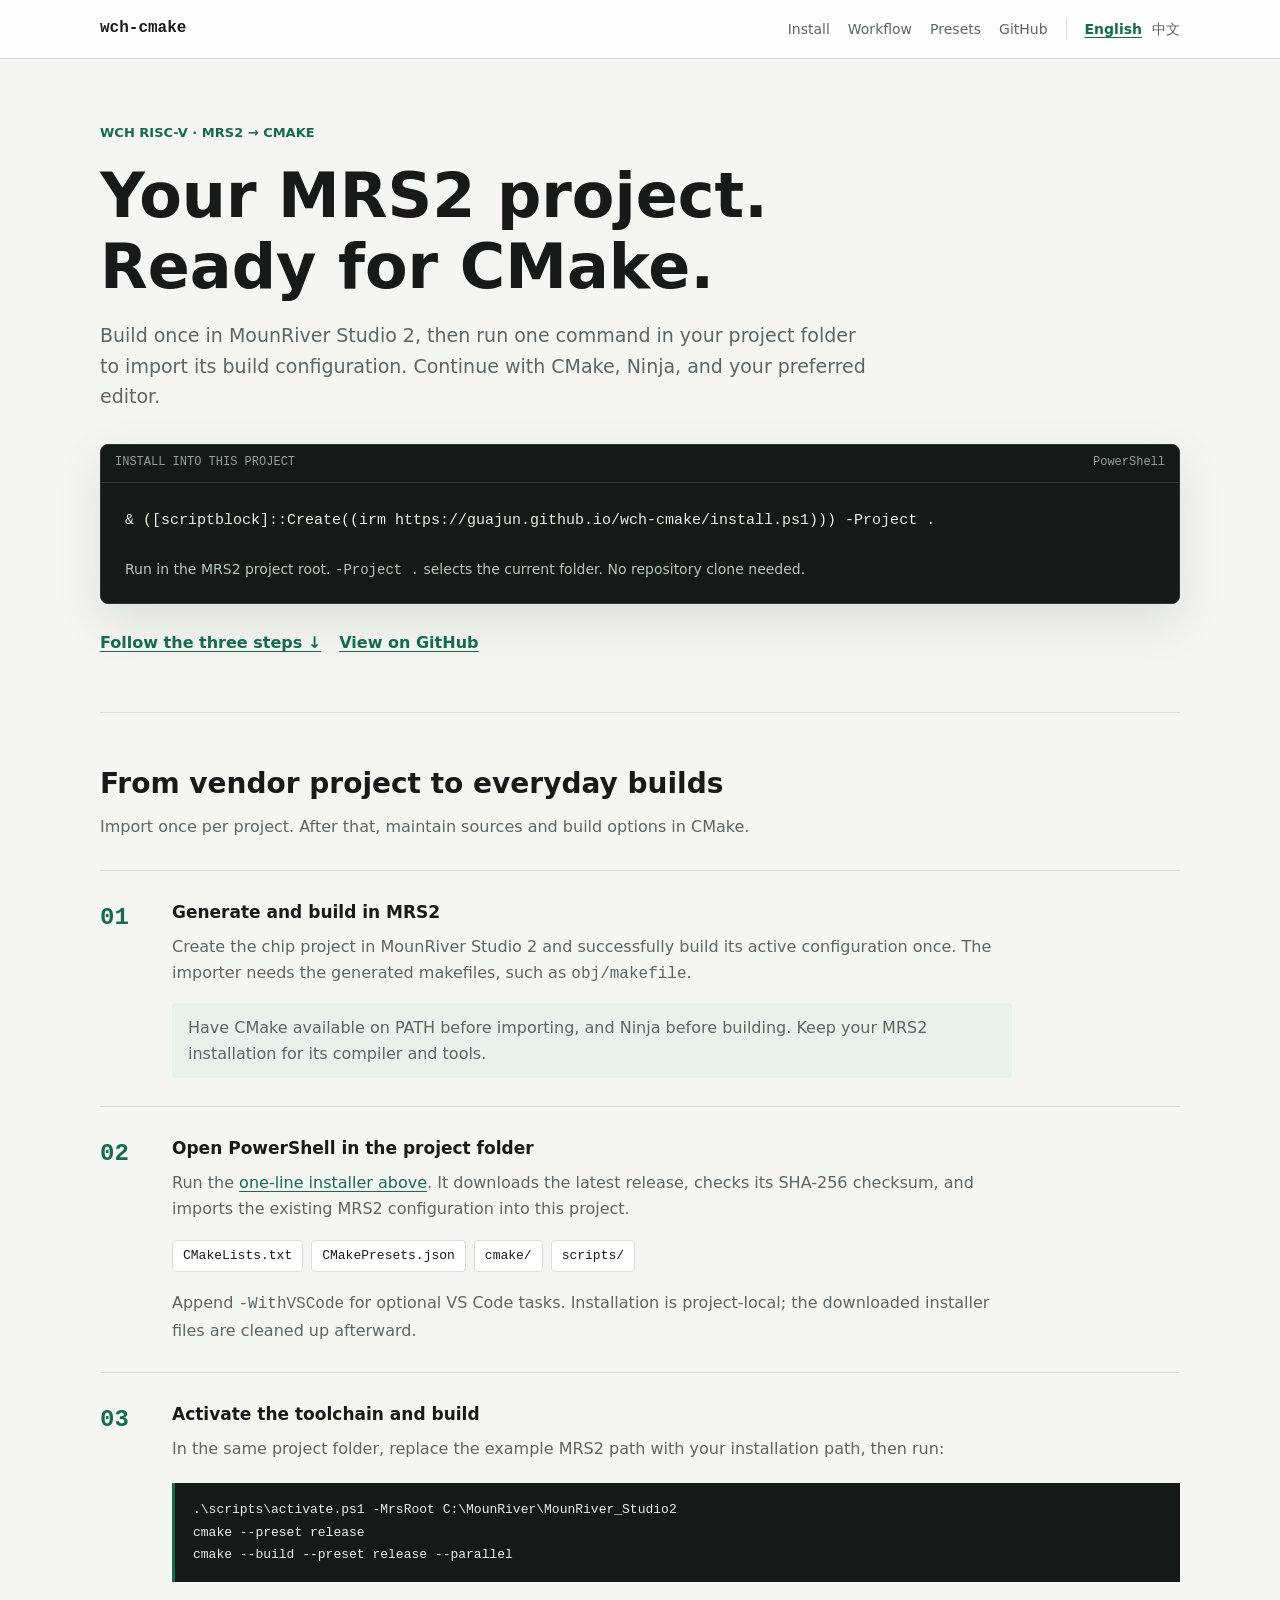
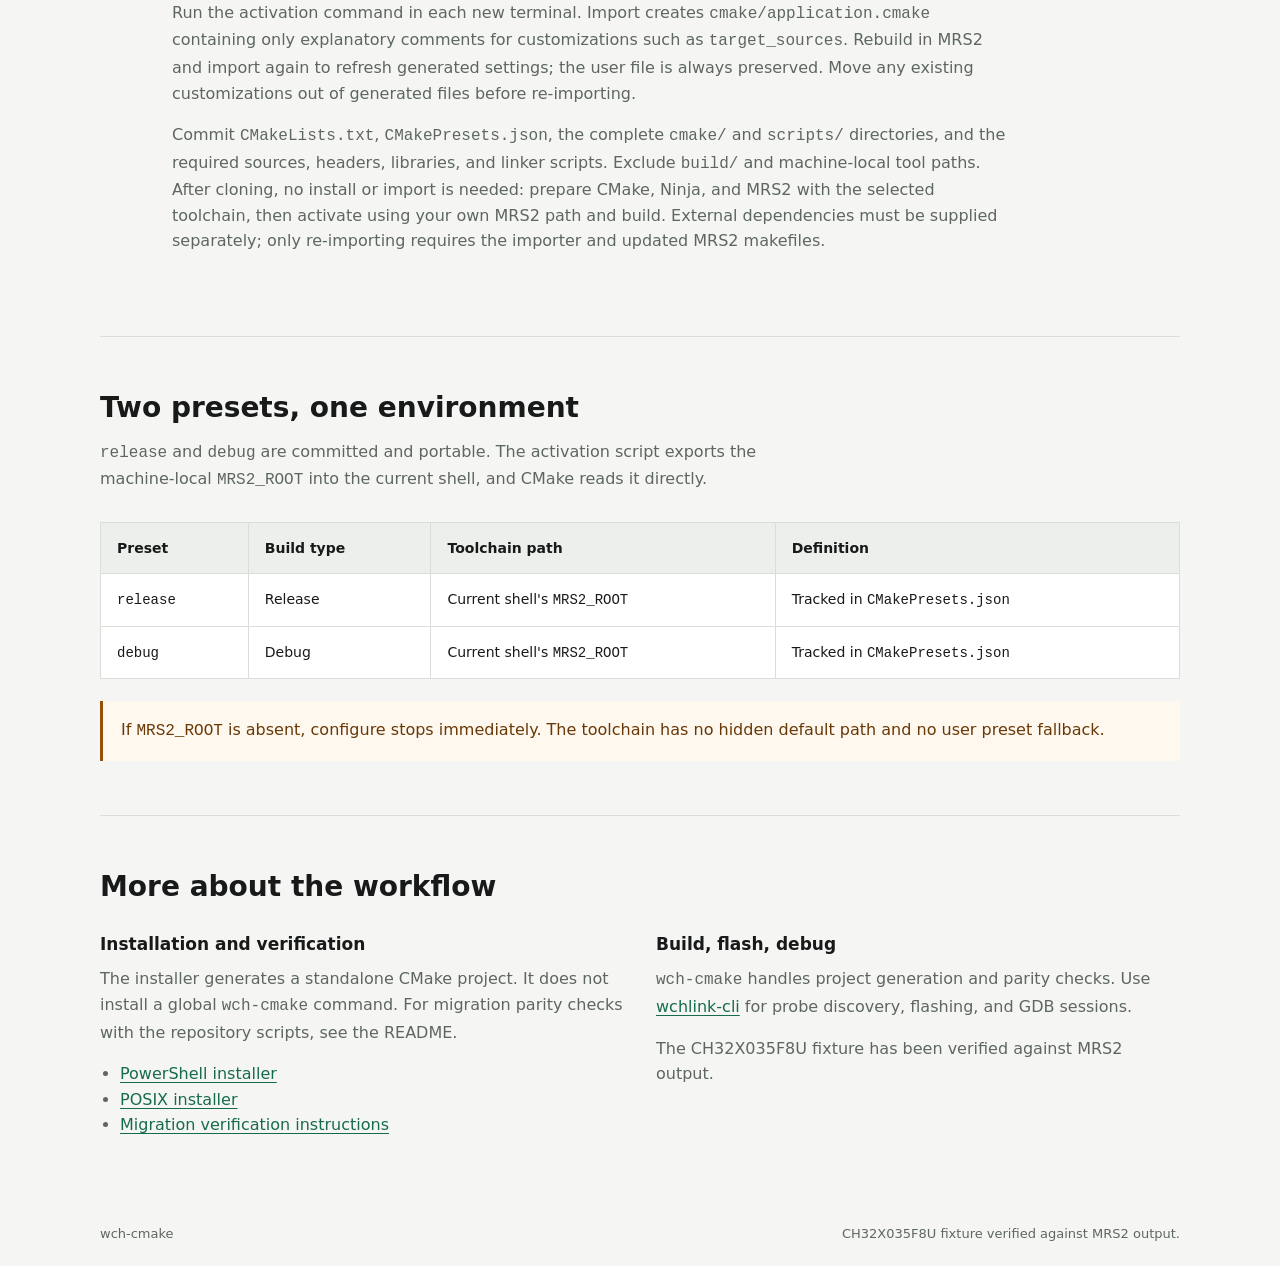
<file: docs/index.html>
<!doctype html>
<html lang="en">
<head>
  <meta charset="utf-8">
  <meta name="viewport" content="width=device-width, initial-scale=1">
  <meta name="description" content="Script-driven MRS2 to CMake migration for WCH RISC-V projects.">
  <title>wch-cmake</title>
  <link rel="stylesheet" href="./styles.css">
  <link rel="alternate" hreflang="en" href="./">
  <link rel="alternate" hreflang="zh-CN" href="./zh.html">

</head>
<body>
  <header class="topbar">
    <div class="topbar-inner">
      <a class="wordmark" href="./">wch-cmake</a>
      <nav aria-label="Primary navigation">
        <a href="#install">Install</a>
        <a href="#workflow">Workflow</a>
        <a href="#presets">Presets</a>
        <a href="https://github.com/guajun/wch-cmake">GitHub</a>
        <span class="language-switch" role="group" aria-label="Language">
          <a href="./" lang="en" hreflang="en" aria-current="page">English</a>
          <a href="./zh.html" lang="zh-CN" hreflang="zh-CN">中文</a>
        </span>
      </nav>
    </div>
  </header>

  <main>
    <div class="intro">
      <div class="eyebrow">WCH RISC-V · MRS2 → CMake</div>
      <h1>Your MRS2 project.<br>Ready for CMake.</h1>
      <p class="lede">Build once in MounRiver Studio 2, then run one command in your project folder to import its build configuration. Continue with CMake, Ninja, and your preferred editor.</p>
      <div class="quick-install" id="install">
        <div class="terminal-bar">
          <span>INSTALL INTO THIS PROJECT</span>
          <span>PowerShell</span>
        </div>
        <pre class="install-command"><code>&amp; ([scriptblock]::Create((irm https://guajun.github.io/wch-cmake/install.ps1))) -Project .</code></pre>
        <p class="install-hint">Run in the MRS2 project root. <code>-Project .</code> selects the current folder. No repository clone needed.</p>
      </div>
      <div class="links">
        <a href="#workflow">Follow the three steps ↓</a>
        <a href="https://github.com/guajun/wch-cmake">View on GitHub</a>
      </div>
    </div>

    <section id="workflow">
      <h2>From vendor project to everyday builds</h2>
      <p class="section-copy">Import once per project. After that, maintain sources and build options in CMake.</p>
      <div class="steps">
        <article class="step">
          <span class="step-number" aria-hidden="true">01</span>
          <div>
            <h3>Generate and build in MRS2</h3>
            <p>Create the chip project in MounRiver Studio 2 and successfully build its active configuration once. The importer needs the generated makefiles, such as <code>obj/makefile</code>.</p>
            <p class="prerequisite">Have CMake available on PATH before importing, and Ninja before building. Keep your MRS2 installation for its compiler and tools.</p>
          </div>
        </article>
        <article class="step">
          <span class="step-number" aria-hidden="true">02</span>
          <div>
            <h3>Open PowerShell in the project folder</h3>
            <p>Run the <a href="#install">one-line installer above</a>. It downloads the latest release, checks its SHA-256 checksum, and imports the existing MRS2 configuration into this project.</p>
            <div class="outputs" aria-label="Generated project files"><code>CMakeLists.txt</code><code>CMakePresets.json</code><code>cmake/</code><code>scripts/</code></div>
            <p>Append <code>-WithVSCode</code> for optional VS Code tasks. Installation is project-local; the downloaded installer files are cleaned up afterward.</p>
          </div>
        </article>
        <article class="step">
          <span class="step-number" aria-hidden="true">03</span>
          <div>
            <h3>Activate the toolchain and build</h3>
            <p>In the same project folder, replace the example MRS2 path with your installation path, then run:</p>
            <pre class="command"><code>.\scripts\activate.ps1 -MrsRoot C:\MounRiver\MounRiver_Studio2
cmake --preset release
cmake --build --preset release --parallel</code></pre>
            <p class="after-command">Run the activation command in each new terminal. Import creates <code>cmake/application.cmake</code> containing only explanatory comments for customizations such as <code>target_sources</code>. Rebuild in MRS2 and import again to refresh generated settings; the user file is always preserved. Move any existing customizations out of generated files before re-importing.</p>
            <p>Commit <code>CMakeLists.txt</code>, <code>CMakePresets.json</code>, the complete <code>cmake/</code> and <code>scripts/</code> directories, and the required sources, headers, libraries, and linker scripts. Exclude <code>build/</code> and machine-local tool paths. After cloning, no install or import is needed: prepare CMake, Ninja, and MRS2 with the selected toolchain, then activate using your own MRS2 path and build. External dependencies must be supplied separately; only re-importing requires the importer and updated MRS2 makefiles.</p>
          </div>
        </article>
      </div>
    </section>

    <section id="presets">
      <h2>Two presets, one environment</h2>
      <p class="section-copy">
        <code>release</code> and <code>debug</code> are committed and portable.
        The activation script exports the machine-local <code>MRS2_ROOT</code>
        into the current shell, and CMake reads it directly.
      </p>

      <table class="preset-table">
        <thead>
          <tr>
            <th>Preset</th>
            <th>Build type</th>
            <th>Toolchain path</th>
            <th>Definition</th>
          </tr>
        </thead>
        <tbody>
          <tr>
            <td><code>release</code></td>
            <td>Release</td>
            <td>Current shell's <code>MRS2_ROOT</code></td>
            <td>Tracked in <code>CMakePresets.json</code></td>
          </tr>
          <tr>
            <td><code>debug</code></td>
            <td>Debug</td>
            <td>Current shell's <code>MRS2_ROOT</code></td>
            <td>Tracked in <code>CMakePresets.json</code></td>
          </tr>
        </tbody>
      </table>

      <div class="note">
        If <code>MRS2_ROOT</code> is absent, configure stops immediately. The
        toolchain has no hidden default path and no user preset fallback.
      </div>
    </section>

    <section id="details">
      <h2>More about the workflow</h2>
      <div class="two-column">
        <div>
          <h3>Installation and verification</h3>
          <p class="section-copy">The installer generates a standalone CMake project. It does not install a global <code>wch-cmake</code> command. For migration parity checks with the repository scripts, see the README.</p>
          <ul class="plain-list">
            <li><a href="./install.ps1">PowerShell installer</a></li>
            <li><a href="./install.sh">POSIX installer</a></li>
            <li><a href="https://github.com/guajun/wch-cmake#verify-migration">Migration verification instructions</a></li>
          </ul>
        </div>
        <div>
          <h3>Build, flash, debug</h3>
          <p class="section-copy"><code>wch-cmake</code> handles project generation and parity checks. Use <a href="https://github.com/guajun/wchlink-cli">wchlink-cli</a> for probe discovery, flashing, and GDB sessions.</p>
          <p class="section-copy">The CH32X035F8U fixture has been verified against MRS2 output.</p>
        </div>
      </div>
    </section>
  </main>

  <footer>
    <span>wch-cmake</span>
    <span>CH32X035F8U fixture verified against MRS2 output.</span>
  </footer>
</body>
</html>
</file>
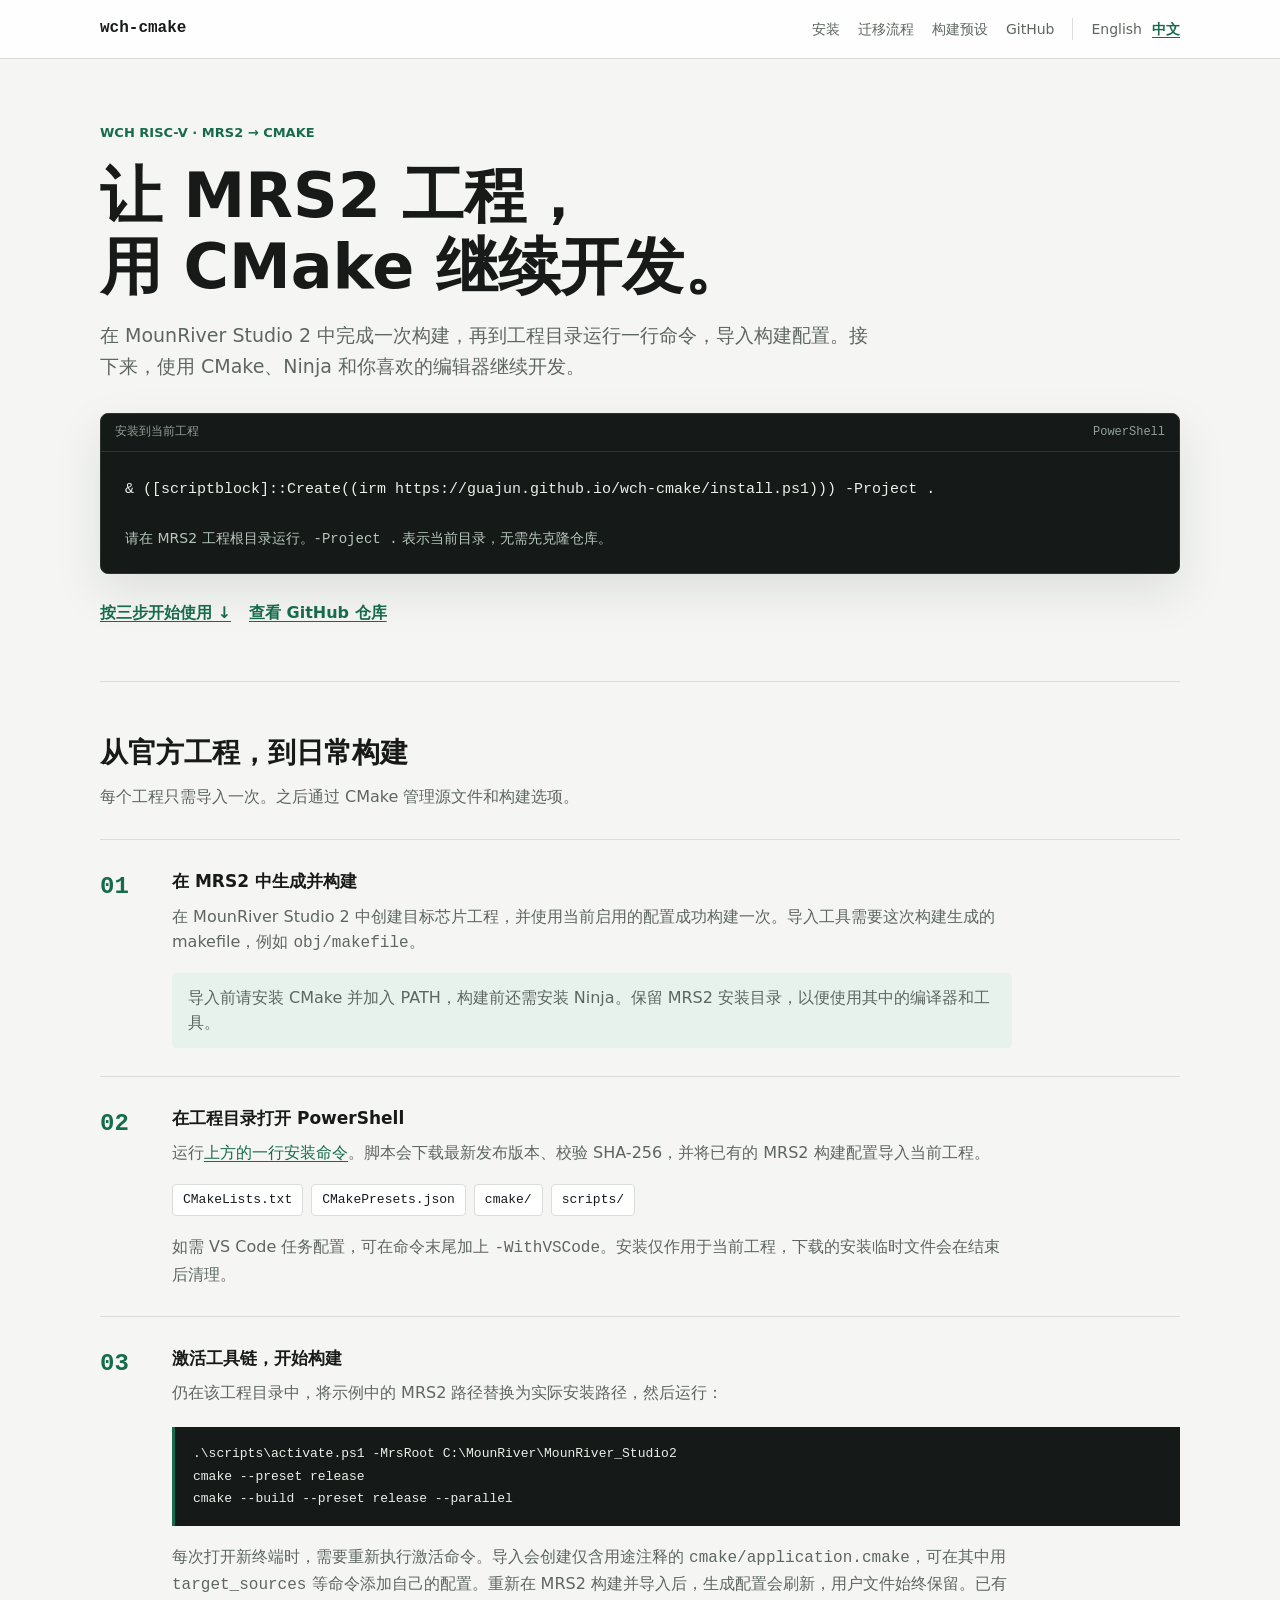
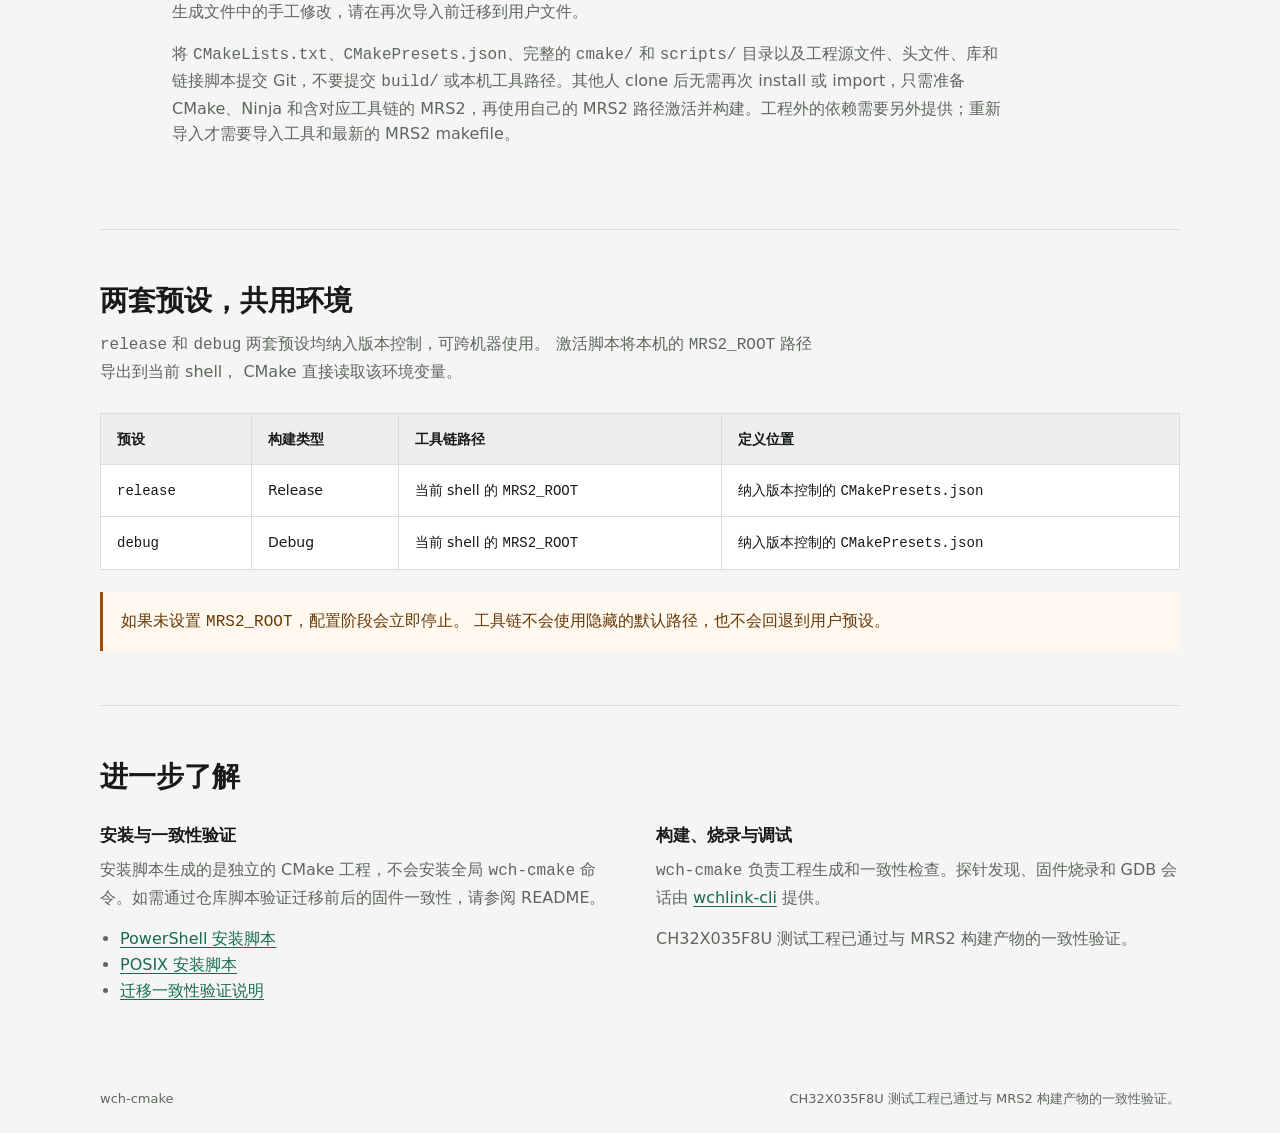
<file: docs/zh.html>
<!doctype html>
<html lang="zh-CN">
<head>
  <meta charset="utf-8">
  <meta name="viewport" content="width=device-width, initial-scale=1">
  <meta name="description" content="通过脚本将 WCH RISC-V 项目从 MRS2 迁移到 CMake。">
  <title>wch-cmake · 中文</title>
  <link rel="stylesheet" href="./styles.css">
  <link rel="alternate" hreflang="en" href="./">
  <link rel="alternate" hreflang="zh-CN" href="./zh.html">

</head>
<body>
  <header class="topbar">
    <div class="topbar-inner">
      <a class="wordmark" href="./zh.html">wch-cmake</a>
      <nav aria-label="主导航">
        <a href="#install">安装</a>
        <a href="#workflow">迁移流程</a>
        <a href="#presets">构建预设</a>
        <a href="https://github.com/guajun/wch-cmake">GitHub</a>
        <span class="language-switch" role="group" aria-label="语言切换">
          <a href="./" lang="en" hreflang="en">English</a>
          <a href="./zh.html" lang="zh-CN" hreflang="zh-CN" aria-current="page">中文</a>
        </span>
      </nav>
    </div>
  </header>

  <main>
    <div class="intro">
      <div class="eyebrow">WCH RISC-V · MRS2 → CMake</div>
      <h1>让 MRS2 工程，<br>用 CMake 继续开发。</h1>
      <p class="lede">在 MounRiver Studio 2 中完成一次构建，再到工程目录运行一行命令，导入构建配置。接下来，使用 CMake、Ninja 和你喜欢的编辑器继续开发。</p>
      <div class="quick-install" id="install">
        <div class="terminal-bar">
          <span>安装到当前工程</span>
          <span>PowerShell</span>
        </div>
        <pre class="install-command"><code>&amp; ([scriptblock]::Create((irm https://guajun.github.io/wch-cmake/install.ps1))) -Project .</code></pre>
        <p class="install-hint">请在 MRS2 工程根目录运行。<code>-Project .</code> 表示当前目录，无需先克隆仓库。</p>
      </div>
      <div class="links">
        <a href="#workflow">按三步开始使用 ↓</a>
        <a href="https://github.com/guajun/wch-cmake">查看 GitHub 仓库</a>
      </div>
    </div>

    <section id="workflow">
      <h2>从官方工程，到日常构建</h2>
      <p class="section-copy">每个工程只需导入一次。之后通过 CMake 管理源文件和构建选项。</p>
      <div class="steps">
        <article class="step">
          <span class="step-number" aria-hidden="true">01</span>
          <div>
            <h3>在 MRS2 中生成并构建</h3>
            <p>在 MounRiver Studio 2 中创建目标芯片工程，并使用当前启用的配置成功构建一次。导入工具需要这次构建生成的 makefile，例如 <code>obj/makefile</code>。</p>
            <p class="prerequisite">导入前请安装 CMake 并加入 PATH，构建前还需安装 Ninja。保留 MRS2 安装目录，以便使用其中的编译器和工具。</p>
          </div>
        </article>
        <article class="step">
          <span class="step-number" aria-hidden="true">02</span>
          <div>
            <h3>在工程目录打开 PowerShell</h3>
            <p>运行<a href="#install">上方的一行安装命令</a>。脚本会下载最新发布版本、校验 SHA-256，并将已有的 MRS2 构建配置导入当前工程。</p>
            <div class="outputs" aria-label="生成的项目文件"><code>CMakeLists.txt</code><code>CMakePresets.json</code><code>cmake/</code><code>scripts/</code></div>
            <p>如需 VS Code 任务配置，可在命令末尾加上 <code>-WithVSCode</code>。安装仅作用于当前工程，下载的安装临时文件会在结束后清理。</p>
          </div>
        </article>
        <article class="step">
          <span class="step-number" aria-hidden="true">03</span>
          <div>
            <h3>激活工具链，开始构建</h3>
            <p>仍在该工程目录中，将示例中的 MRS2 路径替换为实际安装路径，然后运行：</p>
            <pre class="command"><code>.\scripts\activate.ps1 -MrsRoot C:\MounRiver\MounRiver_Studio2
cmake --preset release
cmake --build --preset release --parallel</code></pre>
            <p class="after-command">每次打开新终端时，需要重新执行激活命令。导入会创建仅含用途注释的 <code>cmake/application.cmake</code>，可在其中用 <code>target_sources</code> 等命令添加自己的配置。重新在 MRS2 构建并导入后，生成配置会刷新，用户文件始终保留。已有生成文件中的手工修改，请在再次导入前迁移到用户文件。</p>
            <p>将 <code>CMakeLists.txt</code>、<code>CMakePresets.json</code>、完整的 <code>cmake/</code> 和 <code>scripts/</code> 目录以及工程源文件、头文件、库和链接脚本提交 Git，不要提交 <code>build/</code> 或本机工具路径。其他人 clone 后无需再次 install 或 import，只需准备 CMake、Ninja 和含对应工具链的 MRS2，再使用自己的 MRS2 路径激活并构建。工程外的依赖需要另外提供；重新导入才需要导入工具和最新的 MRS2 makefile。</p>
          </div>
        </article>
      </div>
    </section>

    <section id="presets">
      <h2>两套预设，共用环境</h2>
      <p class="section-copy">
        <code>release</code> 和 <code>debug</code> 两套预设均纳入版本控制，可跨机器使用。
        激活脚本将本机的 <code>MRS2_ROOT</code> 路径导出到当前 shell，
        CMake 直接读取该环境变量。
      </p>

      <table class="preset-table">
        <thead>
          <tr>
            <th>预设</th>
            <th>构建类型</th>
            <th>工具链路径</th>
            <th>定义位置</th>
          </tr>
        </thead>
        <tbody>
          <tr>
            <td><code>release</code></td>
            <td>Release</td>
            <td>当前 shell 的 <code>MRS2_ROOT</code></td>
            <td>纳入版本控制的 <code>CMakePresets.json</code></td>
          </tr>
          <tr>
            <td><code>debug</code></td>
            <td>Debug</td>
            <td>当前 shell 的 <code>MRS2_ROOT</code></td>
            <td>纳入版本控制的 <code>CMakePresets.json</code></td>
          </tr>
        </tbody>
      </table>

      <div class="note">
        如果未设置 <code>MRS2_ROOT</code>，配置阶段会立即停止。
        工具链不会使用隐藏的默认路径，也不会回退到用户预设。
      </div>
    </section>

    <section id="details">
      <h2>进一步了解</h2>
      <div class="two-column">
        <div>
          <h3>安装与一致性验证</h3>
          <p class="section-copy">安装脚本生成的是独立的 CMake 工程，不会安装全局 <code>wch-cmake</code> 命令。如需通过仓库脚本验证迁移前后的固件一致性，请参阅 README。</p>
          <ul class="plain-list">
            <li><a href="./install.ps1">PowerShell 安装脚本</a></li>
            <li><a href="./install.sh">POSIX 安装脚本</a></li>
            <li><a href="https://github.com/guajun/wch-cmake#verify-migration">迁移一致性验证说明</a></li>
          </ul>
        </div>
        <div>
          <h3>构建、烧录与调试</h3>
          <p class="section-copy"><code>wch-cmake</code> 负责工程生成和一致性检查。探针发现、固件烧录和 GDB 会话由 <a href="https://github.com/guajun/wchlink-cli">wchlink-cli</a> 提供。</p>
          <p class="section-copy">CH32X035F8U 测试工程已通过与 MRS2 构建产物的一致性验证。</p>
        </div>
      </div>
    </section>
  </main>

  <footer>
    <span>wch-cmake</span>
    <span>CH32X035F8U 测试工程已通过与 MRS2 构建产物的一致性验证。</span>
  </footer>
</body>
</html>
</file>
<file: docs/styles.css>
:root {
  color-scheme: light;
  --page: #f5f6f4;
  --surface: #ffffff;
  --ink: #171a18;
  --muted: #5d665f;
  --line: #d9ded9;
  --green: #176b4d;
  --green-soft: #e7f2ec;
  --amber: #9a4e08;
  --code: #151917;
  --code-ink: #e9efe9;
  --code-muted: #91a198;
  --max: 1080px;
}

* {
  box-sizing: border-box;
}

html {
  scroll-behavior: smooth;
}

body {
  margin: 0;
  background: var(--page);
  color: var(--ink);
  font-family: Inter, ui-sans-serif, system-ui, -apple-system, BlinkMacSystemFont, "Segoe UI", "Microsoft YaHei", "PingFang SC", sans-serif;
  font-size: 16px;
  line-height: 1.6;
  letter-spacing: 0;
}

a {
  color: var(--green);
  text-decoration-thickness: 1px;
  text-underline-offset: 3px;
}

code,
pre {
  font-family: "Cascadia Code", "SFMono-Regular", Consolas, monospace;
  letter-spacing: 0;
}

.topbar {
  border-bottom: 1px solid var(--line);
  background: rgba(255, 255, 255, 0.92);
}

.topbar-inner,
main,
footer {
  width: min(calc(100% - 40px), var(--max));
  margin: 0 auto;
}

.topbar-inner {
  min-height: 58px;
  display: flex;
  align-items: center;
  justify-content: space-between;
  gap: 24px;
}

.wordmark {
  color: var(--ink);
  font-family: "Cascadia Code", Consolas, monospace;
  font-weight: 700;
  text-decoration: none;
}

nav {
  display: flex;
  align-items: center;
  gap: 18px;
  font-size: 14px;
}

nav a {
  color: var(--muted);
  text-decoration: none;
}

.intro {
  padding: 64px 0 56px;
}

.intro h1 {
  max-width: 900px;
  margin-top: 16px;
  line-height: 1.15;
}

.intro .lede {
  max-width: 780px;
}

.eyebrow {
  color: var(--green);
  font-size: 13px;
  font-weight: 700;
  text-transform: uppercase;
}

h1,
h2,
h3,
p {
  margin-top: 0;
}

h1 {
  margin-bottom: 18px;
  font-size: clamp(38px, 6vw, 62px);
  line-height: 1.04;
  letter-spacing: 0;
}

h2 {
  margin-bottom: 14px;
  font-size: 28px;
  line-height: 1.2;
  letter-spacing: 0;
}

h3 {
  margin-bottom: 8px;
  font-size: 17px;
  letter-spacing: 0;
}

.lede {
  max-width: 620px;
  color: var(--muted);
  font-size: 19px;
}

.links {
  display: flex;
  flex-wrap: wrap;
  gap: 18px;
  margin-top: 26px;
  font-weight: 650;
}

.terminal-bar {
  display: flex;
  align-items: center;
  justify-content: space-between;
  min-height: 38px;
  padding: 0 14px;
  border-bottom: 1px solid #303833;
  color: var(--code-muted);
  font-family: "Cascadia Code", Consolas, monospace;
  font-size: 12px;
}

section {
  padding: 54px 0;
  border-top: 1px solid var(--line);
}

.section-copy {
  max-width: 720px;
  color: var(--muted);
}

.command {
  margin: 22px 0 0;
  padding: 16px 18px;
  overflow-x: auto;
  border-left: 3px solid var(--green);
  background: var(--code);
  color: var(--code-ink);
  font-size: 13px;
  line-height: 1.7;
  white-space: pre;
}

.preset-table {
  width: 100%;
  margin-top: 28px;
  border-collapse: collapse;
  background: var(--surface);
  font-size: 14px;
}

.preset-table th,
.preset-table td {
  padding: 14px 16px;
  border: 1px solid var(--line);
  text-align: left;
  vertical-align: top;
}

.preset-table th {
  background: #ecefec;
  font-weight: 700;
}

.note {
  margin-top: 22px;
  padding: 16px 18px;
  border-left: 3px solid var(--amber);
  background: #fff8ee;
  color: #683807;
}

.two-column {
  display: grid;
  grid-template-columns: repeat(2, minmax(0, 1fr));
  gap: 32px;
  margin-top: 28px;
}

.plain-list {
  margin: 0;
  padding-left: 20px;
  color: var(--muted);
}

footer {
  display: flex;
  justify-content: space-between;
  gap: 24px;
  padding: 32px 0 44px;
  color: var(--muted);
  font-size: 13px;
}

@media (max-width: 820px) {
  .intro {
    padding-top: 48px;
  }
}

@media (max-width: 620px) {
  .topbar-inner,
  main,
  footer {
    width: min(calc(100% - 28px), var(--max));
  }

  nav > a[href^="#"] {
    display: none;
  }

  .intro {
    padding: 38px 0 42px;
  }

  .lede {
    font-size: 17px;
  }

  .two-column {
    grid-template-columns: 1fr;
  }

  .preset-table {
    display: block;
    overflow-x: auto;
  }

  footer {
    flex-direction: column;
  }
}

.language-switch {
  display: flex;
  align-items: center;
  gap: 10px;
  padding-left: 18px;
  border-left: 1px solid var(--line);
  white-space: nowrap;
}

.language-switch [aria-current="page"] {
  color: var(--green);
  font-weight: 700;
  text-decoration: underline;
}

@media (max-width: 620px) {
  .topbar-inner {
    flex-wrap: wrap;
    gap: 10px;
    padding: 12px 0;
  }

  nav {
    gap: 12px;
  }

  .language-switch {
    padding-left: 12px;
  }
}

.quick-install {
  margin-top: 32px;
  border: 1px solid #2c342f;
  border-radius: 8px;
  overflow: hidden;
  background: var(--code);
  color: var(--code-ink);
  box-shadow: 0 18px 48px rgba(23, 26, 24, 0.1);
}

.install-command {
  margin: 0;
  padding: 24px;
  font-size: 15px;
  line-height: 1.8;
  white-space: pre-wrap;
  overflow-wrap: anywhere;
}

.install-hint {
  margin: 0;
  padding: 0 24px 22px;
  color: #b7c7bc;
  font-size: 14px;
}

.steps {
  margin-top: 30px;
}

.step {
  display: grid;
  grid-template-columns: 48px minmax(0, 1fr);
  gap: 24px;
  padding: 28px 0;
  border-top: 1px solid var(--line);
}

.step-number {
  color: var(--green);
  font-family: Consolas, monospace;
  font-size: 24px;
  font-weight: 700;
}

.step p {
  max-width: 840px;
  color: var(--muted);
}

.step p:last-child {
  margin-bottom: 0;
}

.prerequisite {
  padding: 12px 16px;
  background: var(--green-soft);
  border-radius: 4px;
}

.outputs {
  display: flex;
  flex-wrap: wrap;
  gap: 8px;
  margin: 18px 0;
}

.outputs code {
  padding: 5px 10px;
  border: 1px solid var(--line);
  border-radius: 4px;
  background: var(--surface);
  font-size: 13px;
}

.after-command {
  margin-top: 18px;
}

[id] {
  scroll-margin-top: 24px;
}

@media (max-width: 620px) {
  .intro h1 {
    font-size: clamp(28px, 7vw, 42px);
  }

  .step {
    grid-template-columns: 32px minmax(0, 1fr);
    gap: 12px;
  }

  .install-command {
    padding: 18px;
    font-size: 13px;
  }

  .install-hint {
    padding: 0 18px 18px;
  }
}

@media (prefers-reduced-motion: reduce) {
  html {
    scroll-behavior: auto;
  }
}
</file>
